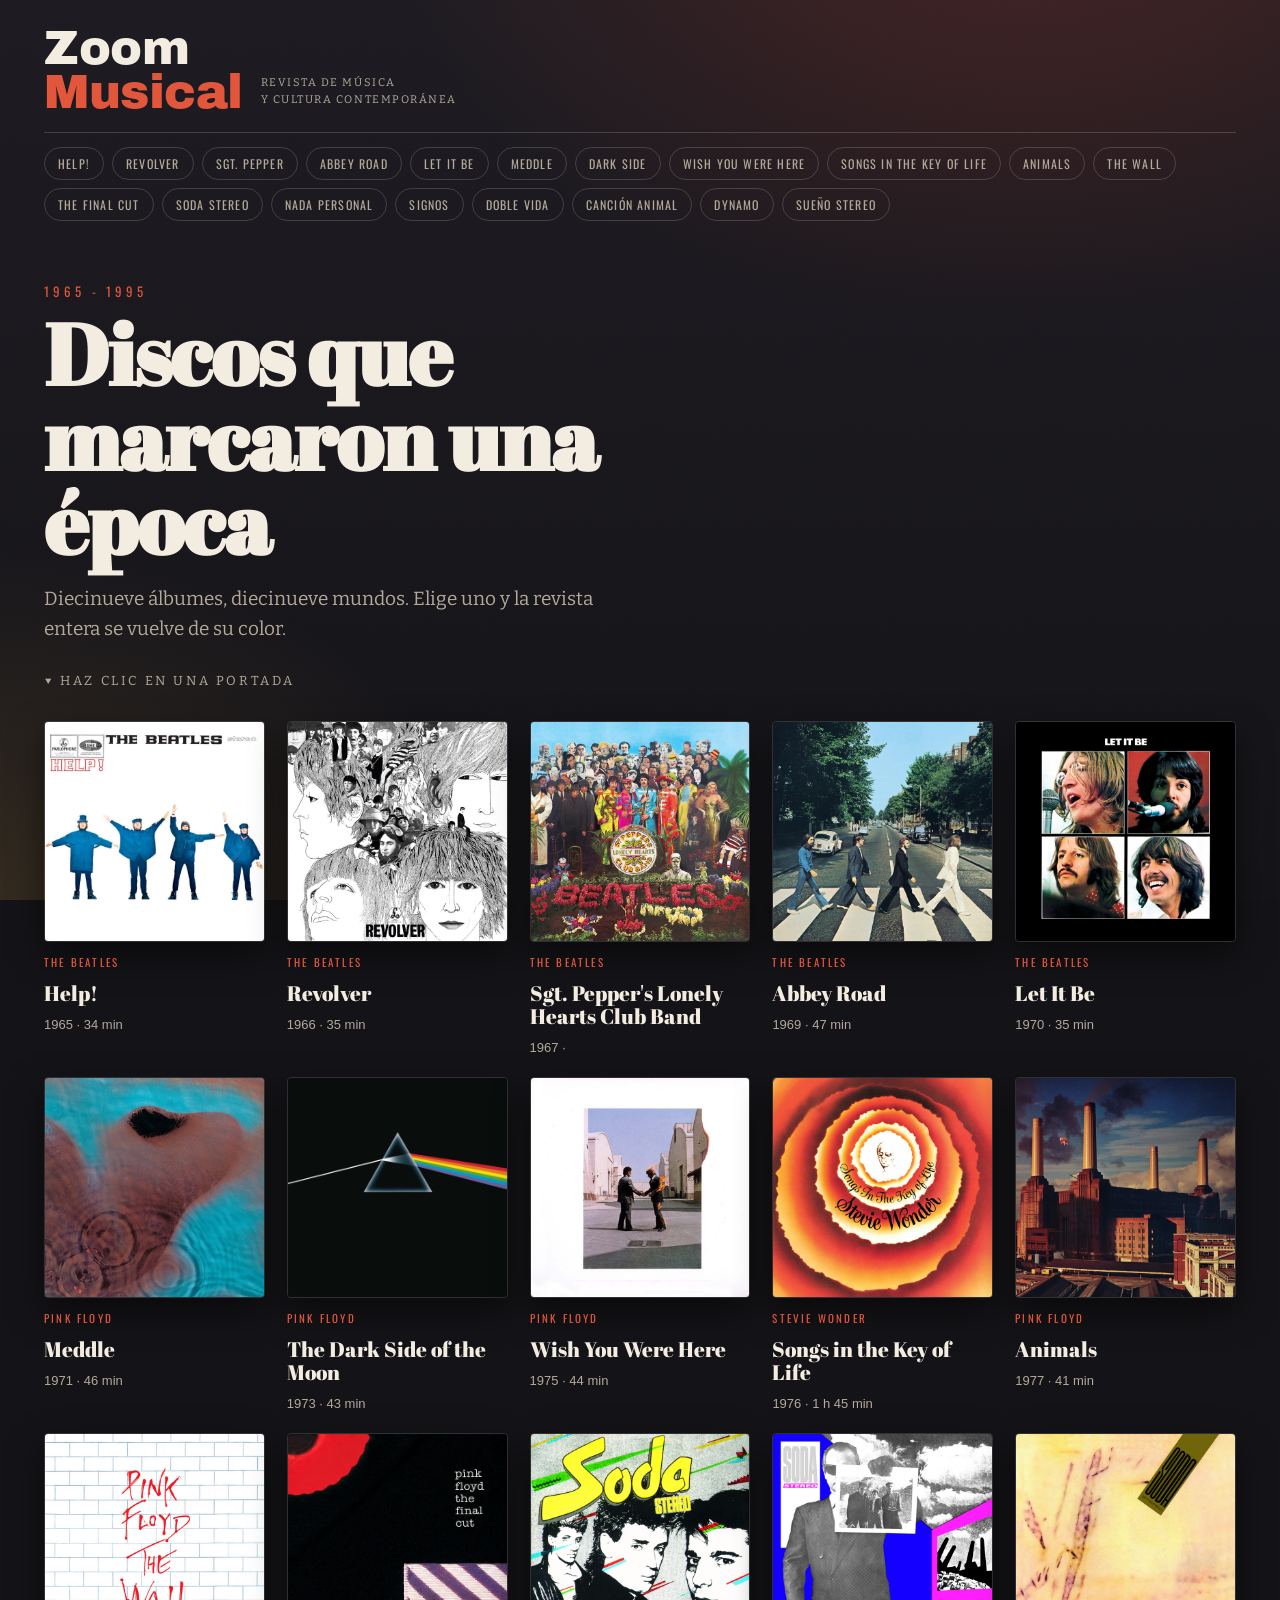
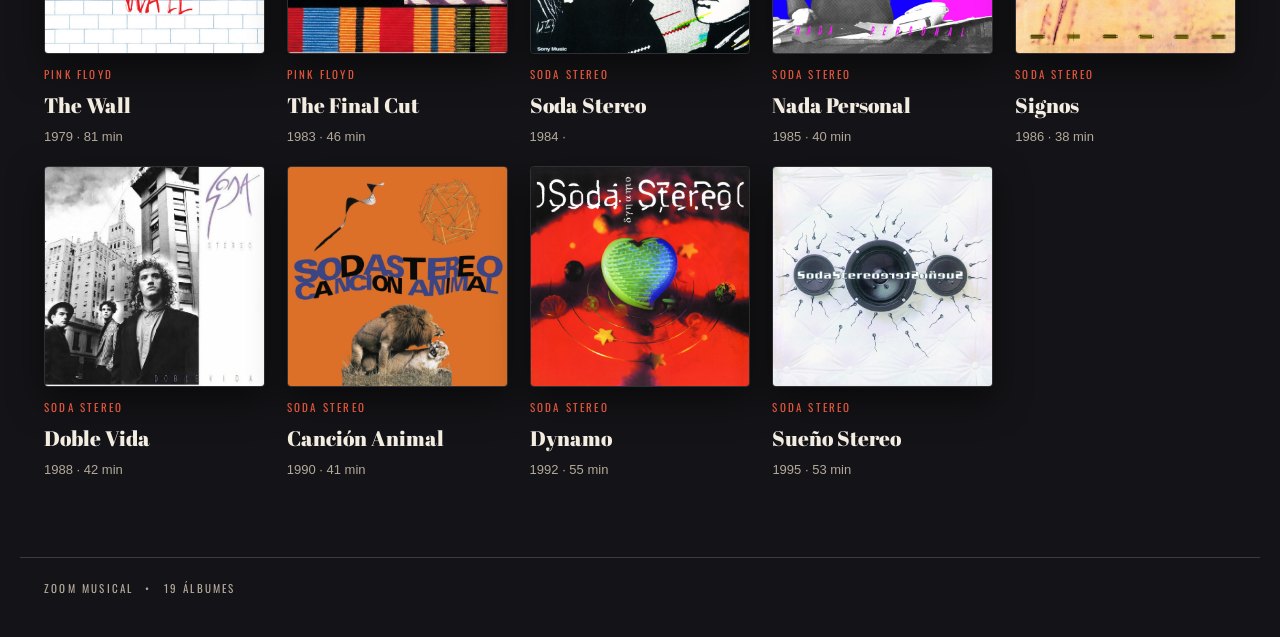
<file: index.html>
<!doctype html>
<meta charset="utf-8">
<meta http-equiv="refresh" content="0; url=Zoom_Musical.html">
<script>location.replace('Zoom_Musical.html');</script>
<a href="Zoom_Musical.html">Zoom Musical</a>
</file>
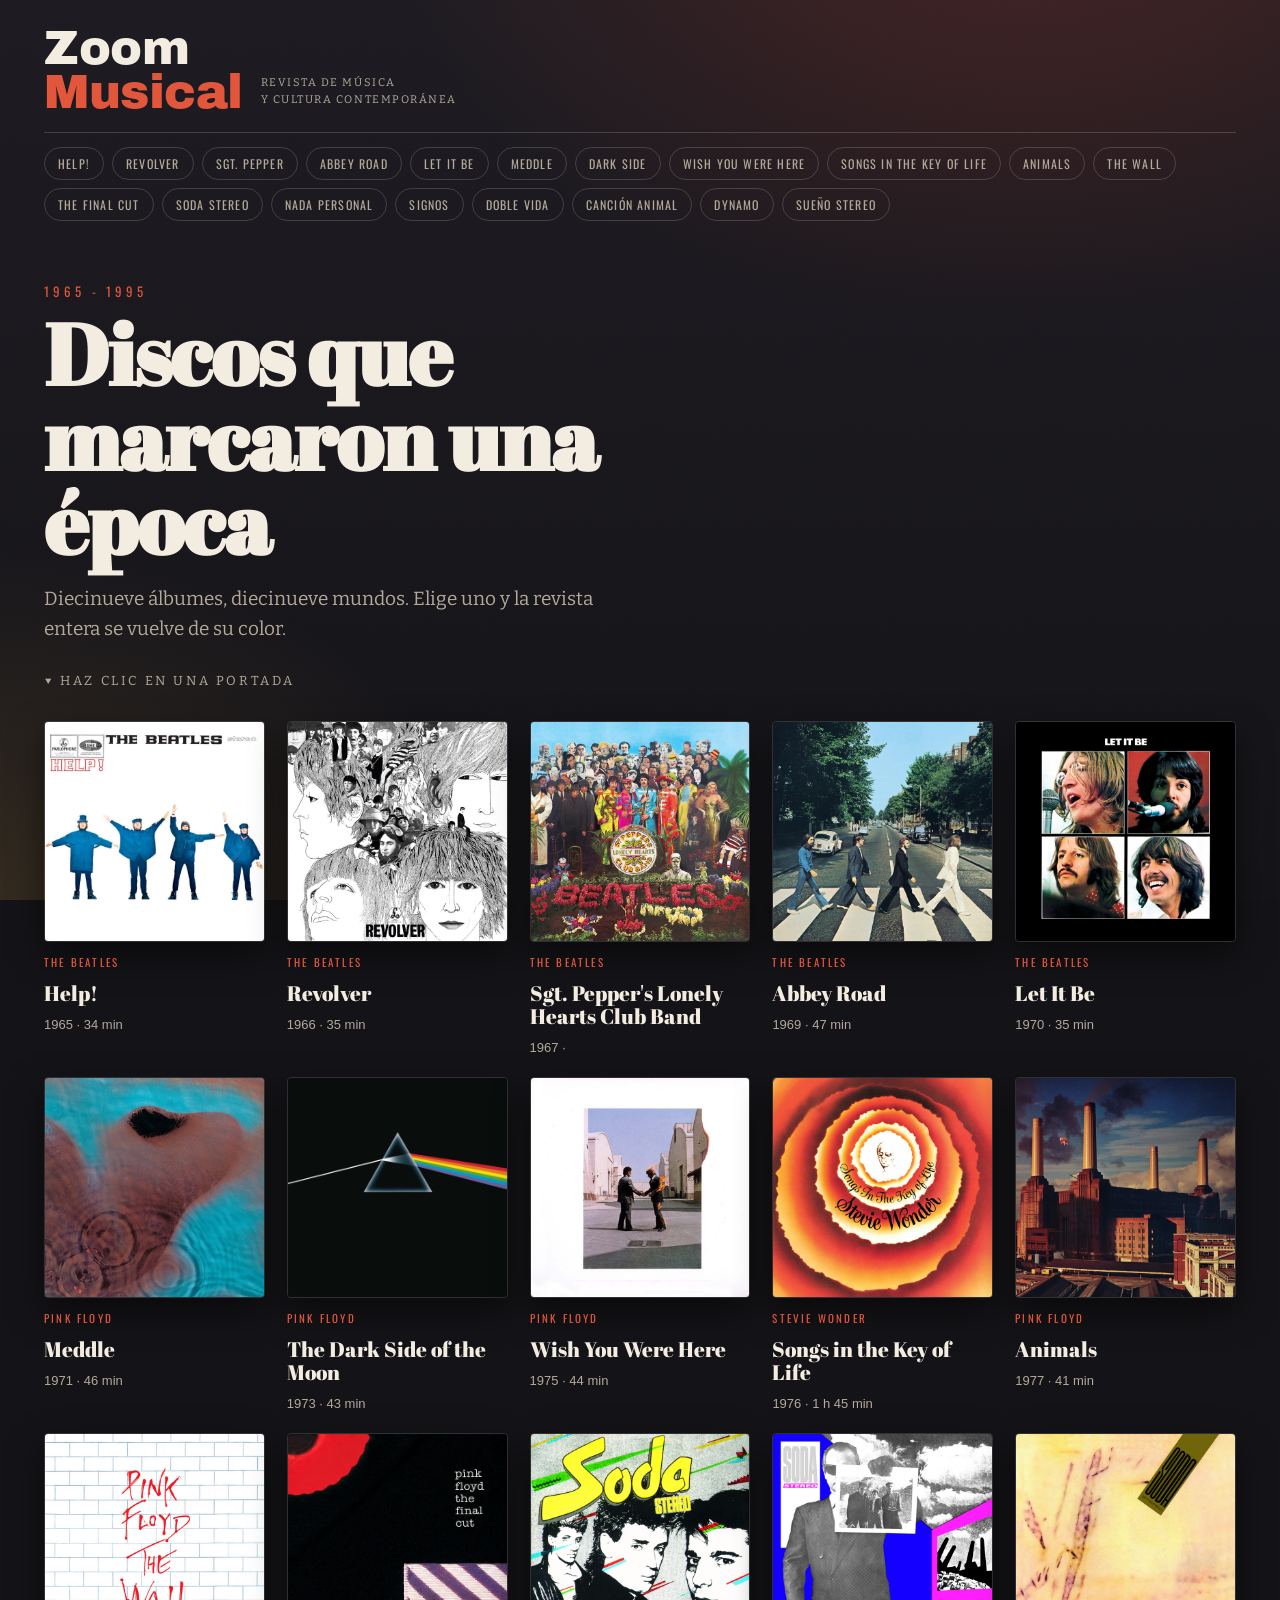
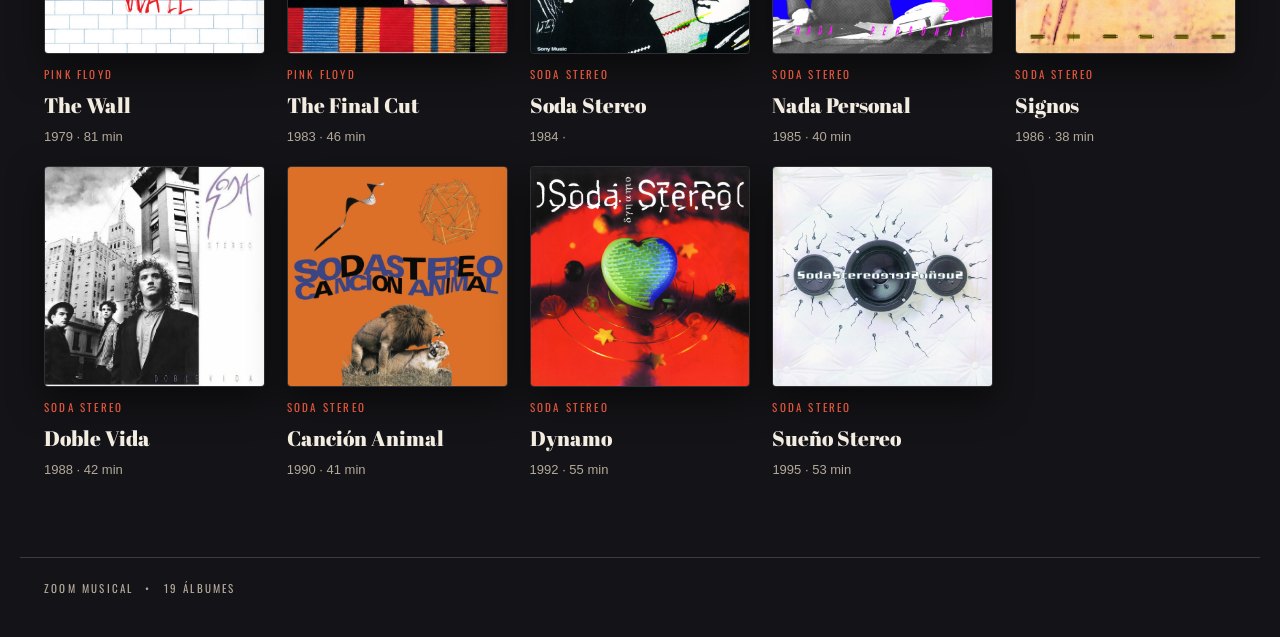
<file: Zoom_Musical.html>
﻿<!DOCTYPE html>
<html lang="es">
<head>
<meta charset="utf-8">
<meta name="viewport" content="width=device-width, initial-scale=1">
<title>Zoom Musical &middot; Discos que marcaron una época</title>
<link rel="preconnect" href="https://fonts.googleapis.com">
<link rel="preconnect" href="https://fonts.gstatic.com" crossorigin>
<link href="https://fonts.googleapis.com/css2?family=Abril+Fatface&family=Alfa+Slab+One&family=Archivo+Black&family=Bitter:ital,wght@0,400;0,600;0,700;1,400;1,600&family=Oswald:wght@500;700&family=Rozha+One&display=swap" rel="stylesheet">
<link rel="stylesheet" href="styles.css?v=26">
</head>
<body data-theme="home">

  <!-- capas de ambiente: cambian con el album -->
  <div id="decor" aria-hidden="true"></div>
  <div id="grain" aria-hidden="true"></div>

  <header class="site-head">
    <a class="brand" href="#" data-go-home>
      <span class="brand-zoom">Zoom</span><span class="brand-musical">Musical</span>
    </a>
    <p class="brand-tag">Revista de música<br>y cultura contemporánea</p>

    <nav class="switcher" id="switcher" aria-label="Seleccionar álbum"></nav>
  </header>

  <main>
    <!-- ============ HOME ============ -->
    <section id="home" class="home">
      <div class="home-hero">
        <p class="kicker" id="kicker"></p>
        <h1 class="home-title">Discos que<br>marcaron una época</h1>
        <p class="home-lead" id="lead"></p>
        <p class="home-hint"><span class="arrow">&#9660;</span> Haz clic en una portada</p>
      </div>

      <div class="grid" id="grid"></div>
    </section>

    <!-- ============ FICHA DE ALBUM ============ -->
    <section id="album" class="album" hidden>
      <button class="back" type="button" data-go-home>&#8592; Volver a la portada</button>

      <div class="spread">
        <!-- columna izquierda -->
        <div class="page page-left">
          <p class="issue" id="issue"></p>
          <div class="cover-wrap"><div class="cover" id="cover"></div></div>
          <h2 class="artist" id="artist"></h2>
          <p class="title" id="title"></p>
          <p class="year" id="year"></p>
          <p class="meta" id="meta"></p>
        </div>

        <!-- columna derecha -->
        <div class="page page-right">
          <div class="block block-resena">
            <h3 class="h-sec">Rese&ntilde;a</h3>
            <div class="photo">
              <div class="tape"></div>
              <div class="photo-slot" id="photo"></div>
              <p class="photo-caption" id="photoCaption"></p>
            </div>
            <div id="resena" class="resena"></div>
          </div>

          <div class="cols">
            <div class="block block-tracks">
              <h3 class="h-sec">Tracklist</h3>
              <div id="tracks"></div>
            </div>

            <div class="block block-pick">
              <h3 class="h-sec">La Selecci&oacute;n</h3>
              <ul id="picks" class="picks"></ul>
            </div>
          </div>
        </div>
      </div>

      <nav class="prevnext">
        <button type="button" id="prev" class="pn"></button>
        <button type="button" id="next" class="pn"></button>
      </nav>
    </section>
  </main>

  <footer class="site-foot">
    <span>Zoom Musical</span>
    <span class="foot-dot">&bull;</span>
    <span id="footCount"></span>
  </footer>

<script src="data.js?v=26"></script>
<script src="app.js?v=26"></script>
</body>
</html>
</file>
<file: styles.css>
﻿/* ===========================================================
   Zoom Musical
   Un solo set de variables CSS por album. Al cambiar
   body[data-theme] cambia TODA la pagina.
   =========================================================== */

*, *::before, *::after { box-sizing: border-box; }

:root{
  --maxw: 1240px;
  --radius: 18px;
}

/* ---------- TEMA: HOME (neutro, revista de rock) ---------- */
body[data-theme="home"]{
  --bg:#141317; --bg2:#1d1b21;
  --ink:#f3ede1; --ink-dim:#b3aa9b;
  --paper:#f4efe3; --paper-ink:#241f1a; --paper-dim:#6a6055;
  --accent:#e2563c; --accent2:#e9b14a;
  --line:rgba(243,237,225,.18);
  --font-display:'Archivo Black', sans-serif;
  --font-title:'Abril Fatface', serif;
  --title-style:normal;
  --cover-radius:4px;
}
/* ---------- TEMA: HELP! (union jack, pop art britanico) ---------- */
body[data-theme="help"]{
  --bg:#ede1c4; --bg2:#f5ecd6;
  --ink:#10203d; --ink-dim:#3a4d72;
  --paper:#faf3e2; --paper-ink:#10203d; --paper-dim:#5f6a85;
  --accent:#d4231a; --accent2:#14305c;
  --line:rgba(16,32,61,.22);
  --font-display:'Archivo Black', sans-serif;
  --font-title:'Archivo Black', sans-serif;
  --title-style:normal;
  --cover-radius:2px;
  /* tema claro: el velo tambien va claro, un poco mas cargado abajo
     donde cae el film-strip y el Big Ben de la ilustracion */
  --fondo:url('assets/backgrounds/help.jpg');
  --velo-1:rgba(250,243,226,.56); --velo-2:rgba(250,243,226,.78);
}

/* ---------- TEMA: REVOLVER (papel crema, pop art) ---------- */
body[data-theme="revolver"]{
  --bg:#eee5d2; --bg2:#f7f0df;
  --ink:#1b1511; --ink-dim:#4a4133;
  --paper:#fbf5e7; --paper-ink:#1b1511; --paper-dim:#6f6353;
  --accent:#e2621f; --accent2:#8a6ab8;
  /* el acento es naranja claro: texto oscuro dentro del boton activo */
  --on-accent:#15100b;
  --ink-accent:#8a3a0e;
  --line:rgba(27,21,17,.22);
  --font-display:'Abril Fatface', serif;
  --font-title:'Abril Fatface', serif;
  --title-style:normal;
  --cover-radius:2px;
  /* tema claro: el velo tambien va claro */
  --fondo:url('assets/backgrounds/revolver.jpg');
  --velo-1:rgba(248,242,228,.58); --velo-2:rgba(248,242,228,.74);
}

/* ---------- TEMA: SGT PEPPER (psicodelia saturada) ---------- */
body[data-theme="sgtpepper"]{
  --bg:#3c1164; --bg2:#5a1a86;
  --ink:#fdf3d6; --ink-dim:#d9b7e8;
  --paper:#fdf2d6; --paper-ink:#4a1163; --paper-dim:#7a5a86;
  --accent:#ffa81f; --accent2:#ff4fa3;
  --on-accent:#15100b;
  --line:rgba(253,243,214,.26);
  --font-display:'Alfa Slab One', serif;
  --font-title:'Alfa Slab One', serif;
  --title-style:normal;
  --cover-radius:3px;
  /* fondo muy cargado de color: necesita bastante velo */
  --fondo:url('assets/backgrounds/sgtpepper.jpg');
  --velo-1:rgba(42,8,62,.56); --velo-2:rgba(42,8,62,.76);
}

/* ---------- TEMA: ABBEY ROAD (papel crema, verde oliva) ---------- */
body[data-theme="abbeyroad"]{
  --bg:#e9e3d2; --bg2:#f4efe2;
  --ink:#1f2419; --ink-dim:#232718;
  --paper:#f8f4e8; --paper-ink:#1f2419; --paper-dim:#6a7059;
  --accent:#4f6137; --accent2:#8a9470;
  --ink-accent:#2f3a22;
  --line:rgba(31,36,25,.22);
  --font-display:'Abril Fatface', serif;
  --font-title:'Abril Fatface', serif;
  --title-style:normal;
  --cover-radius:2px;
  /* tema claro: velo claro y parejo en toda la pagina */
  --fondo:url('assets/backgrounds/abbeyroad.jpg');
  --velo-1:rgba(240,235,222,.68); --velo-2:rgba(240,235,222,.42);
}

/* ---------- TEMA: LET IT BE (papel envejecido y rojo) ---------- */
body[data-theme="letitbe"]{
  --bg:#e7dec7; --bg2:#f1e9d6;
  --ink:#1e1a16; --ink-dim:#2e2820;
  --paper:#f6efdd; --paper-ink:#1e1a16; --paper-dim:#6b6052;
  --accent:#a51f1f; --accent2:#1e1a16;
  --line:rgba(30,26,22,.22);
  --font-display:'Archivo Black', sans-serif;
  --font-title:'Abril Fatface', serif;
  --title-style:italic;
  --cover-radius:2px;
  /* tema claro: el velo tambien va claro */
  --fondo:url('assets/backgrounds/letitbe.jpg');
  --velo-1:rgba(240,233,214,.38); --velo-2:rgba(240,233,214,.56);
}

/* ---------- TEMA: MEDDLE ---------- */
body[data-theme="meddle"]{
  --bg:#0b4454; --bg2:#073645;
  --ink:#f6ecd6; --ink-dim:#c8e2e8;
  --paper:#eadfc6; --paper-ink:#123845; --paper-dim:#5b7682;
  --accent:#f06d9b; --accent2:#6fd3e0;
  --on-accent:#15100b;
  --ink-accent:#ffa8c6;
  --line:rgba(246,236,214,.22);
  --font-display:'Alfa Slab One', serif;
  --font-title:'Abril Fatface', serif;
  --title-style:italic;
  --cover-radius:3px;
  --fondo:url('assets/backgrounds/meddle.jpg');
  --velo-1:rgba(6,38,49,.56); --velo-2:rgba(6,38,49,.78);
}
/* ---------- TEMA: DARK SIDE ---------- */
body[data-theme="darkside"]{
  --bg:#060608; --bg2:#0d0d12;
  --ink:#f7f2e5; --ink-dim:#9c968a;
  --paper:#fbeeda; --paper-ink:#141116; --paper-dim:#5d5550;
  --accent:#ef3d87; --accent2:#58c8ff;
  --on-accent:#15100b;
  --line:rgba(247,242,229,.2);
  --font-display:'Archivo Black', sans-serif;
  --font-title:'Abril Fatface', serif;
  --title-style:italic;
  --cover-radius:2px;
  /* la foto ya es casi negra: el velo va suave, solo para que el texto
     no caiga encima del arcoiris */
  --fondo:url('assets/backgrounds/darkside.jpg');
  --velo-1:rgba(4,4,8,.42); --velo-2:rgba(4,4,8,.66);
}
/* ---------- TEMA: WISH YOU WERE HERE ---------- */
body[data-theme="wywh"]{
  --bg:#1d1714; --bg2:#2a211b;
  --ink:#efe3cd; --ink-dim:#cdbda0;
  --paper:#e7dbc1; --paper-ink:#2a211a; --paper-dim:#6d5e48;
  --accent:#e8571a; --accent2:#c08a3e;
  --on-accent:#15100b;
  --ink-accent:#f2854a;
  --line:rgba(239,227,205,.2);
  --font-display:'Archivo Black', sans-serif;
  --font-title:'Abril Fatface', serif;
  --title-style:italic;
  --cover-radius:2px;
  /* foto muy clara: necesita mas velo que las oscuras */
  --fondo:url('assets/backgrounds/wywh.jpg');
  --velo-1:rgba(26,17,12,.70); --velo-2:rgba(26,17,12,.86);
}
/* ---------- TEMA: SONGS IN THE KEY OF LIFE ---------- */
body[data-theme="songs"]{
  --bg:#3b1009; --bg2:#5e1a09;
  --ink:#fbe3b0; --ink-dim:#d9a76a;
  --paper:#fdf4e0; --paper-ink:#4a1708; --paper-dim:#8a5b35;
  --accent:#e8832a; --accent2:#c93d17;
  --on-accent:#15100b;
  --line:rgba(251,227,176,.25);
  --font-display:'Rozha One', serif;
  --font-title:'Rozha One', serif;
  --title-style:normal;
  --cover-radius:3px;
  /* naranjas y amarillos a pleno: el velo mas fuerte de todos */
  --fondo:url('assets/backgrounds/songs.jpg');
  --velo-1:rgba(44,11,6,.70); --velo-2:rgba(44,11,6,.86);
}
/* ---------- TEMA: ANIMALS ---------- */
body[data-theme="animals"]{
  --bg:#1f2932; --bg2:#2b3742;
  --ink:#ece5d5; --ink-dim:#9aa4ad;
  --paper:#ded7c6; --paper-ink:#1d252d; --paper-dim:#5f6b76;
  --accent:#b03a26; --accent2:#8d99a5;
  /* el rojo del acento se pierde sobre la foto oscura */
  --ink-accent:#e0634a;
  --line:rgba(236,229,213,.2);
  --font-display:'Archivo Black', sans-serif;
  --font-title:'Archivo Black', sans-serif;
  --title-style:normal;
  --cover-radius:2px;
  /* la foto ya es oscura, alcanza con poco velo */
  --fondo:url('assets/backgrounds/animals.jpg');
  --velo-1:rgba(14,20,26,.48); --velo-2:rgba(14,20,26,.74);
}

/* ---------- TEMA: THE WALL (unico tema claro) ---------- */
body[data-theme="wall"]{
  --bg:#edeae4; --bg2:#f7f5f1;
  --ink:#1a1a1a; --ink-dim:#6d6862;
  --paper:#fdfcfa; --paper-ink:#1a1a1a; --paper-dim:#6d6862;
  --accent:#d8231f; --accent2:#1a1a1a;
  --line:rgba(26,26,26,.22);
  --font-display:'Archivo Black', sans-serif;
  --font-title:'Abril Fatface', serif;
  --title-style:italic;
  --cover-radius:2px;
}

/* ---------- TEMA: THE FINAL CUT (negro, amapola y cintas) ---------- */
body[data-theme="finalcut"]{
  --bg:#07070a; --bg2:#111016;
  --ink:#f2ead6; --ink-dim:#9c9484;
  --paper:#0d0d12; --paper-ink:#f2ead6; --paper-dim:#9c9484;
  --block-line:rgba(216,31,31,.24);
  --accent:#d81f1f; --accent2:#c9a227;
  /* el rojo del acento desaparece sobre el fondo negro */
  --ink-accent:#f2705e;
  --line:rgba(242,234,214,.2);
  --font-display:'Archivo Black', sans-serif;
  --font-title:'Archivo Black', sans-serif;
  --title-style:italic;
  --cover-radius:2px;
  /* la foto ya es casi negra: el velo va suave */
  --fondo:url('assets/backgrounds/finalcut.jpg');
  --velo-1:rgba(5,3,5,.40); --velo-2:rgba(5,3,5,.66);
}

/* ---------- TEMA: SODA STEREO 1984 (papel claro, neon ochentero) ---------- */
body[data-theme="soda84"]{
  --bg:#e8e3da; --bg2:#f5f2ec;
  --ink:#16160f; --ink-dim:#4a463e;
  --paper:#fbf9f4; --paper-ink:#16160f; --paper-dim:#6b665c;
  --accent:#ff1f7a; --accent2:#f2d20a;
  --on-accent:#15100b;
  --ink-accent:#7a0036;
  --line:rgba(22,22,15,.22);
  --font-display:'Archivo Black', sans-serif;
  --font-title:'Archivo Black', sans-serif;
  --title-style:italic;
  --cover-radius:2px;
  /* Tema claro: el velo tambien va claro, si no el texto negro se pierde.
     Este fondo trae la banda en blanco y negro sobre el lado izquierdo,
     justo donde va el titulo, asi que el velo corre en horizontal:
     tapa donde esta el texto y deja ver la imagen hacia la derecha. */
  --fondo:url('assets/backgrounds/soda84.jpg');
  --velo-dir:100deg;
  --velo-1:rgba(244,241,234,.82); --velo-2:rgba(244,241,234,.28);
}

/* ---------- TEMA: NADA PERSONAL (azul electrico y magenta) ---------- */
body[data-theme="nadapersonal"]{
  --bg:#1a18cf; --bg2:#2a22e8;
  --ink:#f6f3ea; --ink-dim:#b9b4ff;
  --paper:#f3f0e6; --paper-ink:#15151f; --paper-dim:#63606e;
  --accent:#ff22b0; --accent2:#15151f;
  --on-accent:#15100b;
  --line:rgba(246,243,234,.26);
  --font-display:'Archivo Black', sans-serif;
  --font-title:'Archivo Black', sans-serif;
  --title-style:italic;
  --cover-radius:2px;
  --fondo:url('assets/backgrounds/nadapersonal.jpg');
  --velo-1:rgba(8,6,58,.42); --velo-2:rgba(8,6,58,.68);
}

/* ---------- TEMA: SIGNOS (dorado, olivo y malva) ---------- */
body[data-theme="signos"]{
  --bg:#ecd9a8; --bg2:#f5e8c2;
  --ink:#241f12; --ink-dim:#5a4f2e;
  --paper:#f7edd2; --paper-ink:#241f12; --paper-dim:#6e6244;
  --accent:#6b6b1f; --accent2:#b4788c;
  --line:rgba(36,31,18,.22);
  --font-display:'Abril Fatface', serif;
  --font-title:'Abril Fatface', serif;
  --title-style:normal;
  --cover-radius:2px;
  /* tema claro: el velo tambien va claro, el fondo es un pasillo
     calido y recargado de formas, necesita bastante velo */
  --fondo:url('assets/backgrounds/signos.jpg');
  --velo-1:rgba(247,237,210,.6); --velo-2:rgba(247,237,210,.8);
}

/* ---------- TEMA: DOBLE VIDA (Buenos Aires en blanco y negro) ---------- */
body[data-theme="doblevida"]{
  --bg:#15121c; --bg2:#211c2e;
  --ink:#f2eef5; --ink-dim:#c9bdd8;
  --paper:#f4f1f7; --paper-ink:#1c1726; --paper-dim:#6b637c;
  --accent:#9b6bd1; --accent2:#2b2838;
  --on-accent:#15100b;
  --line:rgba(242,238,245,.2);
  --font-display:'Archivo Black', sans-serif;
  --font-title:'Abril Fatface', serif;
  --title-style:italic;
  --cover-radius:2px;
  /* fondo en blanco y negro con mucho contraste propio (cielo claro,
     edificios oscuros): va un velo oscuro parejo para unificarlo */
  --fondo:url('assets/backgrounds/doblevida.jpg');
  --velo-1:rgba(10,8,16,.6); --velo-2:rgba(10,8,16,.8);
}

/* ---------- TEMA: CANCION ANIMAL (naranja y violeta) ---------- */
body[data-theme="cancionanimal"]{
  --bg:#c2400d; --bg2:#e05a12;
  --ink:#fff1dd; --ink-dim:#ffc894;
  --paper:#fdf3e2; --paper-ink:#2b1205; --paper-dim:#7d5231;
  --accent:#4b2fa8; --accent2:#f2b22b;
  /* el violeta no contrasta con el naranja: va en crema */
  --ink-accent:var(--ink);
  --line:rgba(255,241,221,.26);
  --font-display:'Archivo Black', sans-serif;
  --font-title:'Alfa Slab One', serif;
  --title-style:normal;
  --cover-radius:2px;
  --fondo:url('assets/backgrounds/cancionanimal.jpg');
  --velo-1:rgba(92,24,4,.44); --velo-2:rgba(92,24,4,.68);
}

/* ---------- TEMA: DYNAMO (neon noventero, bloques oscuros) ---------- */
body[data-theme="dynamo"]{
  --bg:#1d0308; --bg2:#3d060f;
  --ink:#f4f1ef; --ink-dim:#c99aa0;
  --paper:#15060b; --paper-ink:#f4f1ef; --paper-dim:#b6a9ad;
  --block-line:rgba(198,240,50,.22);
  --accent:#c6f032; --accent2:#ff2d1f;
  --on-accent:#15100b;
  --line:rgba(244,241,239,.2);
  --font-display:'Archivo Black', sans-serif;
  --font-title:'Archivo Black', sans-serif;
  --title-style:italic;
  --cover-radius:2px;
  --fondo:url('assets/backgrounds/dynamo.jpg');
  --velo-1:rgba(12,2,6,.50); --velo-2:rgba(12,2,6,.72);
}

/* ---------- TEMA: SUEÑO STEREO (lavanda, cromo y dream pop) ---------- */
body[data-theme="suenostereo"]{
  --bg:#e3dff0; --bg2:#ece8f7;
  --ink:#1b1828; --ink-dim:#423c58;
  --paper:#f4f1fa; --paper-ink:#1b1828; --paper-dim:#6b647e;
  --accent:#5b36a8; --accent2:#2f9e94;
  --ink-accent:#4a2a8c;
  --line:rgba(27,24,40,.22);
  --font-display:'Archivo Black', sans-serif;
  --font-title:'Archivo Black', sans-serif;
  --title-style:italic;
  --cover-radius:2px;
  /* tema claro: el velo tambien va claro, un poco mas cargado arriba
     porque las esquinas de la foto traen parlantes bien oscuros */
  --fondo:url('assets/backgrounds/suenostereo.jpg');
  --velo-1:rgba(240,238,248,.62); --velo-2:rgba(240,238,248,.8);
}

/* =========================== BASE =========================== */
html{ scroll-behavior:smooth; }
body{
  margin:0;
  min-height:100vh;
  background:var(--bg);
  color:var(--ink);
  font-family:'Bitter', Georgia, serif;
  font-size:16px;
  line-height:1.55;
  /* lineas internas de los bloques de papel; los temas oscuros la pisan */
  --block-line:rgba(0,0,0,.14);
  /* direccion del velo sobre la foto de fondo: por defecto de arriba
     a abajo, pero un tema puede girarlo si su imagen lo necesita */
  --velo-dir:180deg;
  /* color del texto dentro del boton activo del menu. Va blanco por
     defecto, pero los temas de acento claro (naranja, rosa, amarillo)
     lo pisan por uno oscuro: si no, no se lee nada. */
  --on-accent:#fff;
  /* el "Musical" del logo y el titulo del disco van sobre la foto de
     fondo, sin bloque detras. Por defecto toman el acento, y el tema lo
     pisa cuando ese color no contrasta con su imagen. */
  --ink-accent:var(--accent);
  transition:background-color .7s cubic-bezier(.4,.1,.2,1), color .7s cubic-bezier(.4,.1,.2,1);
  overflow-x:hidden;
}

/* ambiente de fondo: cambia por tema */
#decor{
  position:fixed; inset:0; z-index:0; pointer-events:none;
  opacity:1; transition:opacity .35s ease;
}
#decor::before, #decor::after{
  content:''; position:absolute; inset:0;
}
body.is-switching #decor{ opacity:0; }

#grain{
  position:fixed; inset:0; z-index:1; pointer-events:none; opacity:.35;
  background-image:url("data:image/svg+xml;utf8,<svg xmlns='http://www.w3.org/2000/svg' width='200' height='200'><filter id='n'><feTurbulence type='fractalNoise' baseFrequency='.9' numOctaves='3'/></filter><rect width='200' height='200' filter='url(%23n)' opacity='.28'/></svg>");
  mix-blend-mode:overlay;
}

main, .site-head, .site-foot{ position:relative; z-index:2; }

/* ------- DECOR por tema -------
   Los albumes que tienen foto declaran --fondo y los dos tonos del velo
   (--velo-1 arriba, --velo-2 abajo). La imagen queda fija y el contenido
   scrollea por encima. El velo existe porque el titulo, el ano y los
   generos van sueltos sobre el fondo, sin bloque que los respalde. */
body[data-fondo="si"] #decor::before{
  background-image:var(--fondo);
  background-size:cover;
  background-position:center;
}
body[data-fondo="si"] #decor::after{
  background:linear-gradient(var(--velo-dir), var(--velo-1), var(--velo-2));
}

body[data-theme="home"] #decor::before{
  background:
    radial-gradient(900px 600px at 80% -10%, rgba(209,65,44,.22), transparent 70%),
    radial-gradient(700px 500px at 0% 100%, rgba(233,177,74,.14), transparent 70%),
    linear-gradient(180deg, var(--bg2), var(--bg));
}
body[data-theme="wall"] #decor::before{
  background-color:#edeae4;
  background-image:url("data:image/svg+xml;utf8,<svg xmlns='http://www.w3.org/2000/svg' width='80' height='40'><g fill='%23d3cec4'><rect y='0' width='80' height='2.5'/><rect y='20' width='80' height='2.5'/><rect x='0' y='2.5' width='2.5' height='17.5'/><rect x='40' y='2.5' width='2.5' height='17.5'/><rect x='20' y='22.5' width='2.5' height='17.5'/><rect x='60' y='22.5' width='2.5' height='17.5'/></g></svg>");
  background-size:104px 52px;
}
body[data-theme="wall"] #decor::after{
  background:
    radial-gradient(800px 500px at 95% 5%, rgba(216,35,31,.1), transparent 70%),
    radial-gradient(900px 600px at 0% 100%, rgba(26,26,26,.09), transparent 70%);
}
/* el tema claro necesita menos grano y bordes oscuros */
body[data-theme="wall"] #grain{ opacity:.1; mix-blend-mode:multiply; }
body[data-theme="wall"] .cover{ border-color:rgba(26,26,26,.3); }
body[data-theme="wall"] .cover-wrap,
body[data-theme="wall"] .card .cover{ box-shadow:0 14px 34px rgba(26,26,26,.22); }
body[data-theme="wall"] .block{ box-shadow:0 14px 34px rgba(26,26,26,.16); }

/* las dos revistas de Soda usan bandas negras para los titulos */
body[data-theme="soda84"] .h-sec,
body[data-theme="nadapersonal"] .h-sec{
  background:#15150f; color:#fbf9f4;
  display:inline-block; padding:3px 16px 6px; border-bottom:0;
  transform:skewX(-8deg); letter-spacing:.06em;
}
/* Abbey Road: los titulos van en verde oliva sobre linea fina, como la revista */
body[data-theme="abbeyroad"] .h-sec{ letter-spacing:.01em; }
body[data-theme="abbeyroad"] #grain{ opacity:.1; mix-blend-mode:multiply; }
body[data-theme="abbeyroad"] .cover{ border-color:rgba(31,36,25,.28); }
body[data-theme="abbeyroad"] .cover-wrap,
body[data-theme="abbeyroad"] .card .cover{ box-shadow:0 14px 34px rgba(31,36,25,.24); }
body[data-theme="abbeyroad"] .block{ box-shadow:0 14px 34px rgba(31,36,25,.18); }

/* el tema claro del 84 necesita bordes y sombras oscuras, y menos grano */
body[data-theme="soda84"] #grain{ opacity:.12; mix-blend-mode:multiply; }
body[data-theme="soda84"] .cover{ border-color:rgba(22,22,15,.28); }
body[data-theme="soda84"] .cover-wrap,
body[data-theme="soda84"] .card .cover{ box-shadow:0 14px 34px rgba(22,22,15,.24); }
body[data-theme="soda84"] .block{ box-shadow:0 14px 34px rgba(22,22,15,.18); }

/* Let It Be es tema claro: menos grano y bordes oscuros */
body[data-theme="letitbe"] #grain{ opacity:.12; mix-blend-mode:multiply; }
body[data-theme="letitbe"] .cover{ border-color:rgba(30,26,22,.28); }
body[data-theme="letitbe"] .cover-wrap,
body[data-theme="letitbe"] .card .cover{ box-shadow:0 14px 34px rgba(30,26,22,.24); }
body[data-theme="letitbe"] .block{ box-shadow:0 14px 34px rgba(30,26,22,.18); }

/* Revolver tambien es tema claro: mismo tratamiento */
body[data-theme="revolver"] #grain{ opacity:.12; mix-blend-mode:multiply; }
body[data-theme="revolver"] .cover{ border-color:rgba(27,21,17,.28); }
body[data-theme="revolver"] .cover-wrap,
body[data-theme="revolver"] .card .cover{ box-shadow:0 14px 34px rgba(27,21,17,.24); }
body[data-theme="revolver"] .block{ box-shadow:0 14px 34px rgba(27,21,17,.18); }

/* Sueño Stereo tambien es tema claro: mismo tratamiento */
body[data-theme="suenostereo"] #grain{ opacity:.12; mix-blend-mode:multiply; }
body[data-theme="suenostereo"] .cover{ border-color:rgba(27,24,40,.28); }
body[data-theme="suenostereo"] .cover-wrap,
body[data-theme="suenostereo"] .card .cover{ box-shadow:0 14px 34px rgba(27,24,40,.24); }
body[data-theme="suenostereo"] .block{ box-shadow:0 14px 34px rgba(27,24,40,.18); }

/* Help! tambien es tema claro: mismo tratamiento */
body[data-theme="help"] #grain{ opacity:.12; mix-blend-mode:multiply; }
body[data-theme="help"] .cover{ border-color:rgba(16,32,61,.28); }
body[data-theme="help"] .cover-wrap,
body[data-theme="help"] .card .cover{ box-shadow:0 14px 34px rgba(16,32,61,.24); }
body[data-theme="help"] .block{ box-shadow:0 14px 34px rgba(16,32,61,.18); }

/* Signos tambien es tema claro: mismo tratamiento */
body[data-theme="signos"] #grain{ opacity:.12; mix-blend-mode:multiply; }
body[data-theme="signos"] .cover{ border-color:rgba(36,31,18,.28); }
body[data-theme="signos"] .cover-wrap,
body[data-theme="signos"] .card .cover{ box-shadow:0 14px 34px rgba(36,31,18,.24); }
body[data-theme="signos"] .block{ box-shadow:0 14px 34px rgba(36,31,18,.18); }

/* Cancion Animal: titulos en banda violeta, como los de la revista */
body[data-theme="cancionanimal"] .h-sec{
  background:var(--accent); color:#fff1dd;
  display:inline-block; padding:3px 16px 6px; border-bottom:0;
  transform:skewX(-8deg); letter-spacing:.04em;
}

/* The Final Cut: bloques negros y titulos con el cuadrado rojo de la revista */
body[data-theme="finalcut"] .block{
  border:1px solid rgba(216,31,31,.28);
  box-shadow:0 16px 40px rgba(0,0,0,.6);
}
body[data-theme="finalcut"] .h-sec{
  color:var(--ink); font-family:'Oswald', sans-serif; font-style:normal;
  font-size:19px; letter-spacing:.22em; text-transform:uppercase;
  border-bottom:1px solid rgba(242,234,214,.3); padding-bottom:10px;
}
body[data-theme="finalcut"] .h-sec::before{
  content:''; display:inline-block; width:11px; height:11px;
  background:var(--accent); margin-right:12px; vertical-align:1px;
}

/* bloques oscuros con filo neon, como en la revista */
body[data-theme="dynamo"] .block{
  border:1px solid rgba(198,240,50,.45);
  box-shadow:0 16px 40px rgba(0,0,0,.6);
}
body[data-theme="dynamo"] .h-sec{
  background:var(--accent); color:#120206;
  display:inline-block; padding:2px 14px 5px; border-bottom:0;
  transform:skewX(-8deg);
}

/* =========================== HEADER =========================== */
.site-head{
  max-width:var(--maxw); margin:0 auto; padding:26px 24px 10px;
  display:grid; grid-template-columns:auto 1fr; gap:4px 18px; align-items:end;
}
.brand{
  font-family:var(--font-display); font-size:clamp(30px,4.2vw,48px);
  line-height:.92; letter-spacing:-.5px; text-decoration:none; color:var(--ink);
  transition:color .7s cubic-bezier(.4,.1,.2,1);
}
.brand-zoom{ display:block; }
.brand-musical{ display:block; color:var(--ink-accent); transition:color .7s cubic-bezier(.4,.1,.2,1); }
.brand-tag{
  margin:0 0 6px; font-size:11px; letter-spacing:.14em; text-transform:uppercase;
  color:var(--ink-dim); line-height:1.5; transition:color .7s cubic-bezier(.4,.1,.2,1);
}
.switcher{
  grid-column:1 / -1; display:flex; flex-wrap:wrap; gap:8px;
  margin-top:14px; padding-top:14px; border-top:1px solid var(--line);
  transition:border-color .7s cubic-bezier(.4,.1,.2,1);
}
.switcher button{
  font-family:'Oswald', sans-serif; font-size:12px; letter-spacing:.1em; text-transform:uppercase;
  background:transparent; color:var(--ink-dim); border:1px solid var(--line);
  padding:7px 13px; border-radius:999px; cursor:pointer;
  transition:all .3s ease;
}
.switcher button:hover{ color:var(--ink); border-color:var(--accent); }
.switcher button[aria-current="true"]{
  background:var(--accent); border-color:var(--accent); color:var(--on-accent);
}

/* =========================== HOME =========================== */
main{ max-width:var(--maxw); margin:0 auto; padding:10px 24px 60px; }
.home-hero{ padding:40px 0 30px; max-width:760px; }
.kicker{
  margin:0 0 10px; font-family:'Oswald',sans-serif; font-size:13px;
  letter-spacing:.3em; text-transform:uppercase; color:var(--accent);
  transition:color .7s cubic-bezier(.4,.1,.2,1);
}
.home-title{
  margin:0; font-family:var(--font-title); font-style:var(--title-style);
  font-size:clamp(40px,7vw,86px); line-height:.98; letter-spacing:-1px;
}
.home-lead{ margin:20px 0 0; font-size:19px; color:var(--ink-dim); max-width:46ch; }
.home-hint{ margin:28px 0 0; font-size:13px; letter-spacing:.2em; text-transform:uppercase; color:var(--ink-dim); }
.arrow{ display:inline-block; animation:bob 1.6s ease-in-out infinite; }
@keyframes bob{ 0%,100%{transform:translateY(0)} 50%{transform:translateY(5px)} }

.grid{
  display:grid; gap:22px;
  grid-template-columns:repeat(auto-fill, minmax(215px,1fr));
  padding-bottom:20px;
}
.card{
  background:none; border:0; padding:0; text-align:left; cursor:pointer; color:inherit;
  display:flex; flex-direction:column; gap:12px;
  transition:transform .35s cubic-bezier(.2,.8,.3,1);
}
.card:hover{ transform:translateY(-7px); }
.card .cover{ box-shadow:0 14px 34px rgba(0,0,0,.5); }
.card:hover .cover{ box-shadow:0 20px 44px rgba(0,0,0,.65); }
.card-artist{
  font-family:'Oswald',sans-serif; font-size:11px; letter-spacing:.2em;
  text-transform:uppercase; color:var(--accent); margin:0;
}
.card-title{
  font-family:var(--font-title); font-style:var(--title-style);
  font-size:21px; line-height:1.1; margin:0;
}
.card-year{ margin:0; font-size:13px; color:var(--ink-dim); }

/* portada (compartida) */
.cover{
  aspect-ratio:1/1; width:100%; overflow:hidden;
  border-radius:var(--cover-radius);
  border:1px solid rgba(255,255,255,.12);
  transition:box-shadow .35s ease, border-radius .7s cubic-bezier(.4,.1,.2,1);
}
.cover img{
  display:block; width:100%; height:100%;
  object-fit:cover; object-position:center;
}

/* =========================== FICHA =========================== */
.album{ padding-top:18px; }
.back{
  font-family:'Oswald',sans-serif; font-size:12px; letter-spacing:.12em; text-transform:uppercase;
  background:transparent; border:1px solid var(--line); color:var(--ink-dim);
  padding:8px 15px; border-radius:999px; cursor:pointer; margin-bottom:22px;
  transition:all .3s ease;
}
.back:hover{ color:var(--ink); border-color:var(--accent); }

.spread{
  display:grid; grid-template-columns:minmax(0,.86fr) minmax(0,1.14fr); gap:34px;
  align-items:start;
}
.page-left{ position:sticky; top:20px; }
.issue{
  margin:0 0 14px; font-family:'Oswald',sans-serif; font-size:11px;
  letter-spacing:.2em; text-transform:uppercase; color:var(--ink-dim);
}
.cover-wrap{ box-shadow:0 26px 60px rgba(0,0,0,.55); margin-bottom:24px; }
.artist{
  margin:0; font-family:var(--font-display);
  font-size:clamp(32px,4.4vw,56px); line-height:.92; letter-spacing:-1px;
  text-transform:uppercase;
}
.title{
  margin:6px 0 0; font-family:var(--font-title); font-style:var(--title-style);
  font-size:clamp(26px,3.4vw,42px); line-height:1.02; color:var(--ink-accent);
  transition:color .7s cubic-bezier(.4,.1,.2,1);
}
.year{
  margin:14px 0 0; font-size:20px; letter-spacing:.1em;
  padding-top:12px; border-top:1px solid var(--line);
  display:inline-block; padding-right:40px;
}
.meta{ margin:6px 0 0; font-style:italic; color:var(--ink-dim); font-size:15px; }

/* bloques de papel */
.block{
  background:var(--paper); color:var(--paper-ink);
  border-radius:var(--radius); padding:22px 24px 24px;
  box-shadow:0 16px 40px rgba(0,0,0,.35);
  transition:background-color .7s cubic-bezier(.4,.1,.2,1), color .7s cubic-bezier(.4,.1,.2,1);
}
.block + .block{ margin-top:22px; }
.h-sec{
  margin:0 0 14px; font-family:var(--font-title); font-style:var(--title-style);
  font-size:30px; line-height:1; color:var(--accent);
  border-bottom:2px solid currentColor; padding-bottom:8px;
  transition:color .7s cubic-bezier(.4,.1,.2,1);
}
.resena p{ margin:0 0 .85em; font-size:15.5px; }
.resena p:last-child{ margin-bottom:0; }

/* polaroid */
.photo{ float:right; width:210px; margin:0 0 16px 22px; position:relative; }
.photo-slot{
  aspect-ratio:4/3; background:
    linear-gradient(135deg, var(--block-line), rgba(0,0,0,.05)),
    var(--bg2);
  border:1px solid rgba(0,0,0,.12);
  transition:background-color .7s cubic-bezier(.4,.1,.2,1);
}
.photo-slot img{
  display:block; width:100%; height:100%;
  object-fit:cover; object-position:center;
}
.photo{
  background:#fbf7ee; padding:10px 10px 0; border-radius:2px;
  box-shadow:0 10px 24px rgba(0,0,0,.32); transform:rotate(2deg);
}
.photo-caption{
  margin:0; padding:9px 2px 11px; font-size:11px; font-style:italic;
  /* la polaroid siempre es blanca, asi que este color no sigue al tema */
  color:#6b645c; text-align:center; line-height:1.3;
}
.tape{
  position:absolute; top:-12px; left:50%; width:86px; height:24px;
  transform:translateX(-50%) rotate(-3deg);
  background:rgba(226,197,126,.65); box-shadow:0 2px 6px rgba(0,0,0,.2);
}

.cols{ display:grid; grid-template-columns:1fr 1fr; gap:22px; margin-top:22px; }
.cols .block + .block{ margin-top:0; }

/* tracklist */
.side-label{
  margin:14px 0 8px; font-family:var(--font-title); font-style:var(--title-style);
  font-size:17px; color:var(--accent); transition:color .7s cubic-bezier(.4,.1,.2,1);
}
.side-label:first-child{ margin-top:0; }
.tl{ list-style:none; margin:0; padding:0; counter-reset:t; }
.tl li{
  display:flex; align-items:baseline; gap:10px;
  padding:5px 0; border-bottom:1px solid var(--block-line);
  font-size:14.5px;
}
.tl li::before{
  counter-increment:t; content:counter(t,decimal-leading-zero);
  font-family:'Oswald',sans-serif; font-weight:700; font-size:12.5px;
  color:var(--accent); min-width:20px; transition:color .7s cubic-bezier(.4,.1,.2,1);
}
.tl .tl-name{ flex:1; }
.tl .tl-dur{ font-family:'Oswald',sans-serif; font-size:12.5px; color:var(--paper-dim); }

/* seleccion */
.picks{ list-style:none; margin:0; padding:0; }
.picks li{ padding:11px 0; border-bottom:1px solid var(--block-line); }
.picks li:last-child{ border-bottom:0; padding-bottom:0; }
.picks b{
  display:block; font-size:15.5px; font-weight:700;
}
.picks b::before{
  content:'\2605'; color:var(--accent); margin-right:7px; font-size:13px;
  transition:color .7s cubic-bezier(.4,.1,.2,1);
}
.picks span{ display:block; font-style:italic; font-size:13.5px; color:var(--paper-dim); }

/* prev / next */
.prevnext{ display:flex; justify-content:space-between; gap:12px; margin-top:34px; }
.pn{
  flex:1; text-align:left; background:transparent; cursor:pointer;
  border:1px solid var(--line); border-radius:var(--radius);
  padding:14px 18px; color:var(--ink); font-family:'Bitter',serif;
  transition:all .3s ease;
}
.pn:last-child{ text-align:right; }
.pn:hover{ border-color:var(--accent); }
.pn small{
  display:block; font-family:'Oswald',sans-serif; font-size:10px;
  letter-spacing:.2em; text-transform:uppercase; color:var(--ink-dim); margin-bottom:3px;
}
.pn strong{ font-family:var(--font-title); font-style:var(--title-style); font-weight:400; font-size:19px; }

/* =========================== FOOTER =========================== */
.site-foot{
  max-width:var(--maxw); margin:0 auto; padding:22px 24px 40px;
  border-top:1px solid var(--line);
  font-family:'Oswald',sans-serif; font-size:11px; letter-spacing:.2em;
  text-transform:uppercase; color:var(--ink-dim);
  display:flex; gap:12px;
}

/* =========================== TRANSICION =========================== */
main{ transition:opacity .3s ease, transform .3s ease; }
body.is-switching main{ opacity:0; transform:translateY(10px); }

@media (prefers-reduced-motion: reduce){
  *{ animation:none !important; transition-duration:.01ms !important; }
}

/* =========================== RESPONSIVE =========================== */
@media (max-width:980px){
  .spread{ grid-template-columns:1fr; }
  .page-left{ position:static; }
  .cols{ grid-template-columns:1fr; }
}
@media (max-width:640px){
  .site-head{ grid-template-columns:1fr; }
  .brand-tag{ margin-bottom:0; }
  .photo{ float:none; width:100%; max-width:240px; margin:0 auto 18px; }
  .grid{ grid-template-columns:repeat(auto-fill,minmax(150px,1fr)); gap:16px; }
  main{ padding-left:16px; padding-right:16px; }
  .site-head{ padding-left:16px; padding-right:16px; }
}
</file>
